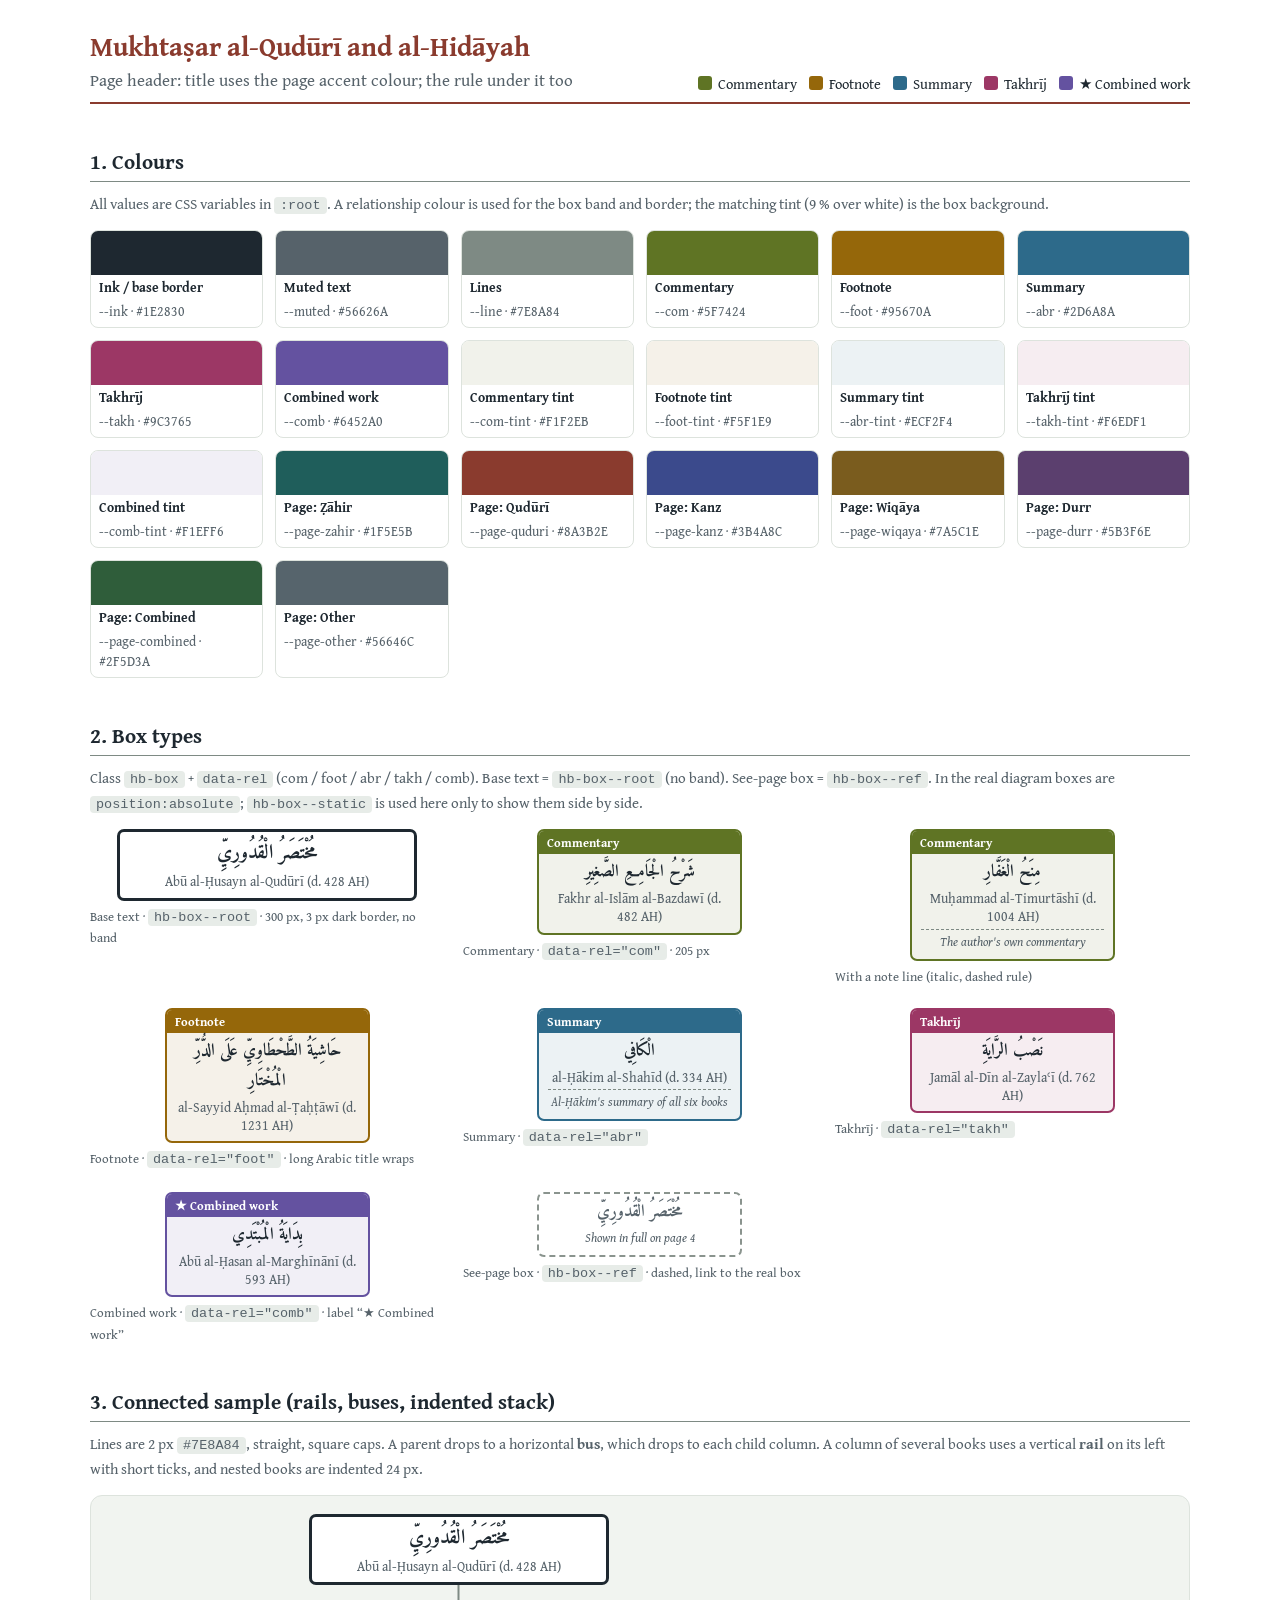
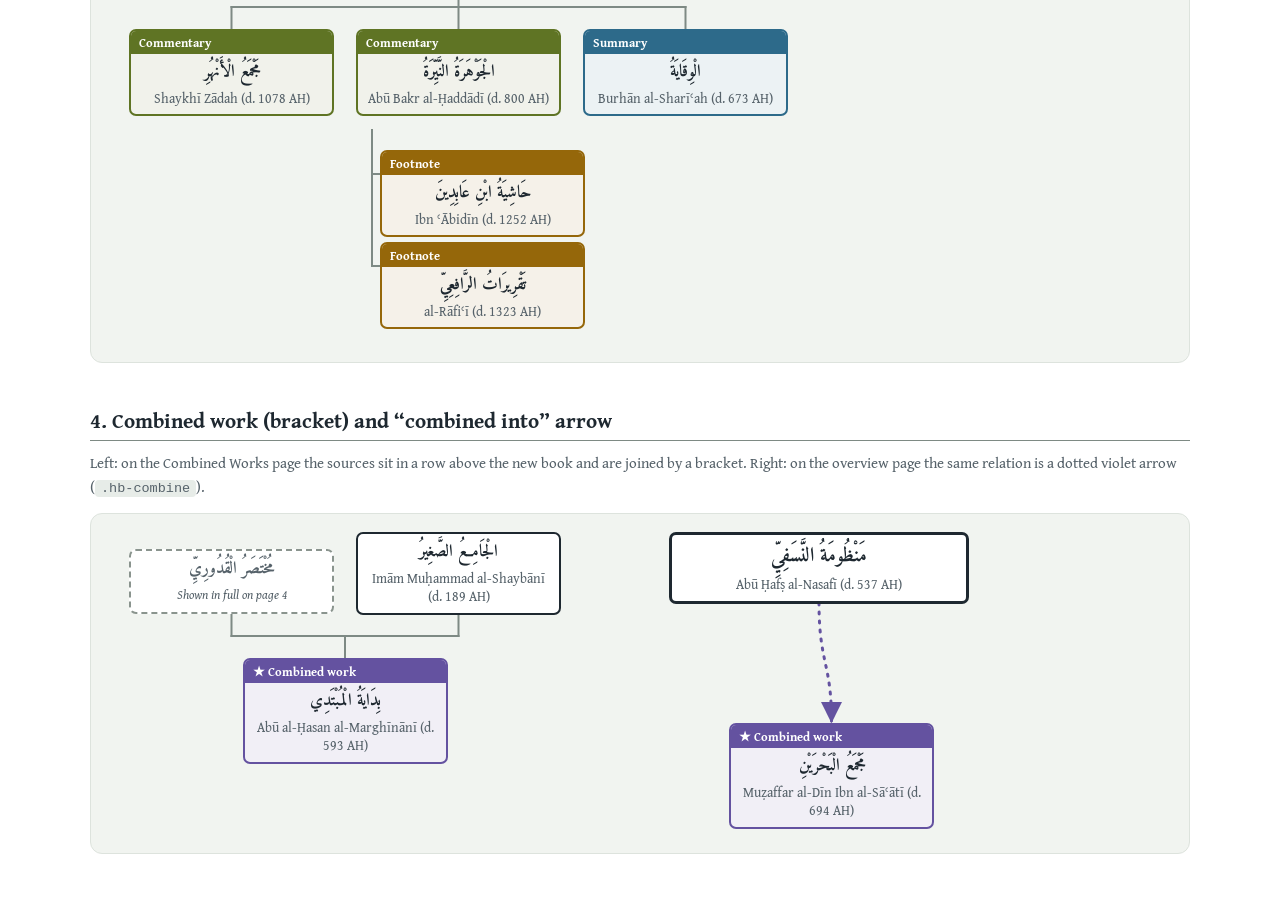
<file: design/hanafi-design-template.html>
<!DOCTYPE html>
<html lang="en"><head><meta charset="utf-8"><meta name="viewport" content="width=device-width,initial-scale=1">
<title>Hanafi Fiqh Books: design template</title>
<link rel="preconnect" href="https://fonts.googleapis.com">
<link href="https://fonts.googleapis.com/css2?family=Amiri:wght@400;700&family=Gentium+Book+Plus:ital,wght@0,400;0,700;1,400&display=swap" rel="stylesheet">
<style>
/* =====================================================================
   Hanafi Fiqh Books: diagram design template (CSS)
   Fonts: add to <head>
   <link rel="preconnect" href="https://fonts.googleapis.com">
   <link href="https://fonts.googleapis.com/css2?family=Amiri:wght@400;700&family=Gentium+Book+Plus:ital,wght@0,400;0,700;1,400&display=swap" rel="stylesheet">
   Layout constants used by the diagram (px, before any zoom):
     box width 205 | base-text width 300 | indent 24 | column gap 22
     level gap 44 | stack gap 9 | tree gap 110 | row gap 120
   ===================================================================== */
:root{
  /* ink + lines */
  --ink:#1E2830; --muted:#56626A; --line:#7E8A84; --soft:#E7ECE8; --rule:#B9C2BC; --dashed:#8A948E;
  /* relationship colours (band + border) */
  --com:#5F7424;   /* Commentary  */
  --foot:#95670A;  /* Footnote    */
  --abr:#2D6A8A;   /* Summary     */
  --takh:#9C3765;  /* Takhrij     */
  --comb:#6452A0;  /* Combined work */
  --root:#1E2830;  /* base text   */
  /* tints = 9% of the colour over white (box background) */
  --com-tint:#F1F2EB; --foot-tint:#F5F1E9; --abr-tint:#ECF2F4; --takh-tint:#F6EDF1; --comb-tint:#F1EFF6;
  /* page accents (title, header rule, contents dot) */
  --page-zahir:#1F5E5B; --page-quduri:#8A3B2E; --page-kanz:#3B4A8C; --page-wiqaya:#7A5C1E;
  --page-durr:#5B3F6E; --page-combined:#2F5D3A; --page-other:#56646C; --page-all:#1E2830;
  /* sizes + fonts */
  --box-w:205px; --root-w:300px;
  --font-ar:"Amiri",serif;
  --font-en:"Gentium Book Plus","Gentium Book",Georgia,serif;
}

/* ---------- the stage: boxes are absolutely positioned, one SVG draws the lines ---------- */
.hb-stage{position:relative;transform-origin:0 0;font-family:var(--font-en);color:var(--ink)}
.hb-stage svg{position:absolute;left:0;top:0;overflow:visible}

/* ---------- box ---------- */
.hb-box{position:absolute;box-sizing:border-box;width:var(--w,var(--box-w));
  border:2px solid var(--c,var(--root));border-radius:7px;background:var(--tint,#fff);
  overflow:hidden;direction:ltr;text-align:center;font-family:var(--font-en);color:var(--ink)}
.hb-box--static{position:relative}                 /* use outside the diagram (legends, galleries) */
.hb-rel{display:block;background:var(--c);color:#fff;font-size:12.5px;font-weight:700;padding:2px 8px;text-align:left}
.hb-in{display:block;padding:4px 9px 7px}
.hb-t{display:block;font-family:var(--font-ar);font-weight:700;font-size:17px;line-height:1.75;direction:rtl}
.hb-a{display:block;font-size:13.5px;color:var(--muted);line-height:1.35;margin-top:1px}      /* author (d. 861 AH) */
.hb-note{display:block;font-size:12.5px;font-style:italic;color:var(--muted);margin-top:3px;
  border-top:1px dashed var(--line);padding-top:2px;line-height:1.6}

/* relationship = data-rel on .hb-box  (sets colour + tint) */
.hb-box[data-rel="com"] {--c:var(--com); --tint:var(--com-tint)}
.hb-box[data-rel="foot"]{--c:var(--foot);--tint:var(--foot-tint)}
.hb-box[data-rel="abr"] {--c:var(--abr); --tint:var(--abr-tint)}
.hb-box[data-rel="takh"]{--c:var(--takh);--tint:var(--takh-tint)}
.hb-box[data-rel="comb"]{--c:var(--comb);--tint:var(--comb-tint)}

/* base text: no band, thick dark border, wider */
.hb-box--root{--w:var(--root-w);border-width:3px;background:#fff}
.hb-box--root .hb-t{font-size:20px}

/* "shown in full on page N" box */
.hb-box--ref{border:2px dashed var(--dashed);background:#fff}
.hb-box--ref .hb-t{color:var(--muted)}
.hb-box--ref .hb-note{border-top:0;margin-top:0;padding-top:0}

/* ---------- lines (SVG) ---------- */
.hb-line{stroke:var(--line);stroke-width:2;stroke-linecap:square;fill:none}              /* rails + buses */
.hb-sep{stroke:var(--rule);stroke-width:2;stroke-dasharray:10 8;fill:none}               /* row separator */
.hb-combine{stroke:var(--comb);stroke-width:3;stroke-dasharray:2 7;stroke-linecap:round;fill:none;marker-end:url(#hb-arrow)}
/* put once inside every <svg>:
   <defs><marker id="hb-arrow" viewBox="0 0 10 10" refX="9" refY="5" markerWidth="7" markerHeight="7" orient="auto">
     <path d="M0,0 L10,5 L0,10 z" fill="#6452A0"/></marker></defs> */

/* ---------- page header + legend ---------- */
.hb-page{--page:var(--ink)}
.hb-page[data-page="zahir"]{--page:var(--page-zahir)}   .hb-page[data-page="quduri"]{--page:var(--page-quduri)}
.hb-page[data-page="kanz"]{--page:var(--page-kanz)}     .hb-page[data-page="wiqaya"]{--page:var(--page-wiqaya)}
.hb-page[data-page="durr"]{--page:var(--page-durr)}     .hb-page[data-page="combined"]{--page:var(--page-combined)}
.hb-page[data-page="other"]{--page:var(--page-other)}   .hb-page[data-page="all"]{--page:var(--page-all)}
.hb-head{display:flex;justify-content:space-between;align-items:flex-end;gap:30px;
  border-bottom:2px solid var(--page);padding-bottom:8px;margin-bottom:10px;font-family:var(--font-en)}
.hb-head h2{font-size:27px;margin:0;line-height:1.35;font-weight:700;color:var(--page)}
.hb-sub{font-size:17px;color:var(--muted);margin:2px 0 0;line-height:1.6}
.hb-legend{display:flex;flex-wrap:wrap;gap:12px;list-style:none;padding:0;margin:0;font-size:14.5px}
.hb-legend li{display:flex;align-items:center;gap:6px}
.hb-sw{width:14px;height:14px;border-radius:3px;display:inline-block;background:var(--c)}
.hb-legend [data-rel="com"]{--c:var(--com)}  .hb-legend [data-rel="foot"]{--c:var(--foot)}
.hb-legend [data-rel="abr"]{--c:var(--abr)}  .hb-legend [data-rel="takh"]{--c:var(--takh)}
.hb-legend [data-rel="comb"]{--c:var(--comb)}

/* ---- demo page only (not part of the template) ---- */
body{margin:0;background:#fff;font-family:var(--font-en);color:var(--ink)}
.wrap{max-width:1100px;margin:0 auto;padding:28px 24px 60px}
.demo h3{font-size:21px;margin:42px 0 10px;border-bottom:1.5px solid var(--line);padding-bottom:4px}
.demo p.tip{font-size:15px;color:var(--muted);margin:0 0 14px;line-height:1.6}
.demo code{background:var(--soft);border-radius:4px;padding:1px 6px;font-size:13.5px}
.swatches{display:grid;grid-template-columns:repeat(auto-fill,minmax(150px,1fr));gap:12px}
.swatch{border:1px solid #DDE3DD;border-radius:8px;overflow:hidden;font-size:13.5px}
.swatch i{display:block;height:44px}
.swatch b,.swatch span{display:block;padding:2px 8px}.swatch span{color:var(--muted);padding-bottom:6px}
.gallery{display:grid;grid-template-columns:repeat(auto-fill,minmax(320px,1fr));gap:22px 18px;align-items:start}
.gallery figure{margin:0}.gallery figcaption{font-size:13px;color:var(--muted);margin-top:6px;line-height:1.5}
.gallery .hb-box{margin:0 auto}
.stagebox{overflow-x:auto;border:1px solid #DDE3DD;border-radius:12px;background:#F1F4F0;padding:18px}
</style></head>
<body><div class="wrap demo">

<div class="hb-page" data-page="quduri">
  <div class="hb-head">
    <div><h2>Mukhtaṣar al-Qudūrī and al-Hidāyah</h2><p class="hb-sub">Page header: title uses the page accent colour; the rule under it too</p></div>
    <ul class="hb-legend">
      <li data-rel="com"><span class="hb-sw"></span>Commentary</li><li data-rel="foot"><span class="hb-sw"></span>Footnote</li>
      <li data-rel="abr"><span class="hb-sw"></span>Summary</li><li data-rel="takh"><span class="hb-sw"></span>Takhrīj</li>
      <li data-rel="comb"><span class="hb-sw"></span>★ Combined work</li>
    </ul>
  </div>
</div>

<h3>1. Colours</h3>
<p class="tip">All values are CSS variables in <code>:root</code>. A relationship colour is used for the box band and border; the matching tint (9 % over white) is the box background.</p>
<div class="swatches" id="sw"></div>

<h3>2. Box types</h3>
<p class="tip">Class <code>hb-box</code> + <code>data-rel</code> (com / foot / abr / takh / comb). Base text = <code>hb-box--root</code> (no band). See-page box = <code>hb-box--ref</code>. In the real diagram boxes are <code>position:absolute</code>; <code>hb-box--static</code> is used here only to show them side by side.</p>
<div class="gallery" id="gal"></div>

<h3>3. Connected sample (rails, buses, indented stack)</h3>
<p class="tip">Lines are 2 px <code>#7E8A84</code>, straight, square caps. A parent drops to a horizontal <b>bus</b>, which drops to each child column. A column of several books uses a vertical <b>rail</b> on its left with short ticks, and nested books are indented 24 px.</p>
<div class="stagebox"><div class="hb-stage" id="st1"></div></div>

<h3>4. Combined work (bracket) and “combined into” arrow</h3>
<p class="tip">Left: on the Combined Works page the sources sit in a row above the new book and are joined by a bracket. Right: on the overview page the same relation is a dotted violet arrow (<code>.hb-combine</code>).</p>
<div class="stagebox"><div class="hb-stage" id="st2"></div></div>

</div>
<script>
const NS="http://www.w3.org/2000/svg";
const REL={com:"Commentary",foot:"Footnote",abr:"Summary",takh:"Takhrīj",comb:"★ Combined work"};
/* ---- 1. swatches ---- */
const SW=[["--ink","Ink / base border","#1E2830"],["--muted","Muted text","#56626A"],["--line","Lines","#7E8A84"],["--com","Commentary","#5F7424"],["--foot","Footnote","#95670A"],["--abr","Summary","#2D6A8A"],["--takh","Takhrīj","#9C3765"],["--comb","Combined work","#6452A0"],["--com-tint","Commentary tint","#F1F2EB"],["--foot-tint","Footnote tint","#F5F1E9"],["--abr-tint","Summary tint","#ECF2F4"],["--takh-tint","Takhrīj tint","#F6EDF1"],["--comb-tint","Combined tint","#F1EFF6"],["--page-zahir","Page: Ẓāhir","#1F5E5B"],["--page-quduri","Page: Qudūrī","#8A3B2E"],["--page-kanz","Page: Kanz","#3B4A8C"],["--page-wiqaya","Page: Wiqāya","#7A5C1E"],["--page-durr","Page: Durr","#5B3F6E"],["--page-combined","Page: Combined","#2F5D3A"],["--page-other","Page: Other","#56646C"]];
document.getElementById("sw").innerHTML=SW.map(([v,n,h])=>`<div class="swatch"><i style="background:${h}"></i><b>${n}</b><span>${v} · ${h}</span></div>`).join("");
/* ---- helper: build a box ---- */
function box(o){const b=document.createElement("div");b.className="hb-box"+(o.root?" hb-box--root":"")+(o.ref?" hb-box--ref":"")+(o.stat?" hb-box--static":"");
  if(o.rel)b.dataset.rel=o.rel;
  b.innerHTML=(o.rel?`<span class="hb-rel">${REL[o.rel]}</span>`:"")+`<span class="hb-in"><span class="hb-t">${o.t}</span>`+(o.a?`<span class="hb-a">${o.a}</span>`:"")+(o.note?`<span class="hb-note">${o.note}</span>`:"")+`</span>`;
  if(o.x!=null){b.style.left=o.x+"px";b.style.top=o.y+"px"}return b}
/* ---- 2. gallery ---- */
const G=[
 {root:1,t:"مُخْتَصَرُ الْقُدُورِيِّ",a:"Abū al-Ḥusayn al-Qudūrī (d. 428 AH)",cap:"Base text · <code>hb-box--root</code> · 300 px, 3 px dark border, no band"},
 {rel:"com",t:"شَرْحُ الْجَامِعِ الصَّغِيرِ",a:"Fakhr al-Islām al-Bazdawī (d. 482 AH)",cap:"Commentary · <code>data-rel=\"com\"</code> · 205 px"},
 {rel:"com",t:"مِنَحُ الْغَفَّارِ",a:"Muḥammad al-Timurtāshī (d. 1004 AH)",note:"The author's own commentary",cap:"With a note line (italic, dashed rule)"},
 {rel:"foot",t:"حَاشِيَةُ الطَّحْطَاوِيِّ عَلَى الدُّرِّ الْمُخْتَارِ",a:"al-Sayyid Aḥmad al-Ṭaḥṭāwī (d. 1231 AH)",cap:"Footnote · <code>data-rel=\"foot\"</code> · long Arabic title wraps"},
 {rel:"abr",t:"الْكَافِي",a:"al-Ḥākim al-Shahīd (d. 334 AH)",note:"Al-Ḥākim's summary of all six books",cap:"Summary · <code>data-rel=\"abr\"</code>"},
 {rel:"takh",t:"نَصْبُ الرَّايَةِ",a:"Jamāl al-Dīn al-Zaylaʿī (d. 762 AH)",cap:"Takhrīj · <code>data-rel=\"takh\"</code>"},
 {rel:"comb",t:"بِدَايَةُ الْمُبْتَدِي",a:"Abū al-Ḥasan al-Marghīnānī (d. 593 AH)",cap:"Combined work · <code>data-rel=\"comb\"</code> · label “★ Combined work”"},
 {ref:1,t:"مُخْتَصَرُ الْقُدُورِيِّ",note:"Shown in full on page 4",cap:"See-page box · <code>hb-box--ref</code> · dashed, link to the real box"}
];
document.getElementById("gal").innerHTML="";
G.forEach(o=>{const f=document.createElement("figure");f.appendChild(box({...o,stat:1}));const c=document.createElement("figcaption");c.innerHTML=o.cap;f.appendChild(c);document.getElementById("gal").appendChild(f)});
/* ---- svg helpers ---- */
function svgFor(stage,w,h){const s=document.createElementNS(NS,"svg");s.setAttribute("width",w);s.setAttribute("height",h);
  s.innerHTML='<defs><marker id="hb-arrow" viewBox="0 0 10 10" refX="9" refY="5" markerWidth="7" markerHeight="7" orient="auto"><path d="M0,0 L10,5 L0,10 z" fill="#6452A0"/></marker></defs>';stage.prepend(s);return s}
function ln(s,a,b,c,d){const l=document.createElementNS(NS,"line");l.setAttribute("x1",a);l.setAttribute("y1",b);l.setAttribute("x2",c);l.setAttribute("y2",d);l.setAttribute("class","hb-line");s.appendChild(l)}
function pth(s,d,cls){const p=document.createElementNS(NS,"path");p.setAttribute("d",d);p.setAttribute("class",cls);s.appendChild(p)}
/* ---- 3. connected sample ---- */
(function(){const st=document.getElementById("st1");const W=205,RW=300,IND=24,HG=22,VG=44,SG=9;
  const mk=(o)=>{const b=box(o);st.appendChild(b);return b};
  const root=mk({root:1,t:"مُخْتَصَرُ الْقُدُورِيِّ",a:"Abū al-Ḥusayn al-Qudūrī (d. 428 AH)"});
  const c1=mk({rel:"com",t:"مَجْمَعُ الْأَنْهُرِ",a:"Shaykhī Zādah (d. 1078 AH)"});
  const c2=mk({rel:"com",t:"الْجَوْهَرَةُ النَّيِّرَةُ",a:"Abū Bakr al-Ḥaddādī (d. 800 AH)"});
  const c3=mk({rel:"abr",t:"الْوِقَايَةُ",a:"Burhān al-Sharīʿah (d. 673 AH)"});
  const s1=mk({rel:"foot",t:"حَاشِيَةُ ابْنِ عَابِدِينَ",a:"Ibn ʿĀbidīn (d. 1252 AH)"});
  const s2=mk({rel:"foot",t:"تَقْرِيرَاتُ الرَّافِعِيِّ",a:"al-Rāfiʿī (d. 1323 AH)"});
  const hh=b=>b.offsetHeight;
  const colsW=W+HG+W+HG+(IND+W);const TW=Math.max(colsW,RW)+40;const x0=20;
  c1.style.left=x0+"px";c2.style.left=(x0+W+HG)+"px";c3.style.left=(x0+2*(W+HG))+"px";
  const mid=(x0+(x0+2*(W+HG)+W))/2;root.style.left=(mid-RW/2)+"px";root.style.top="0px";
  const cy=hh(root)+VG;[c1,c2,c3].forEach(c=>c.style.top=cy+"px");
  // indented stack under c2 (rail on the left, 24px indent)
  const rx=x0+W+HG+16;let yy=cy+hh(c2)+20;
  [s1,s2].forEach(s=>{s.style.left=(x0+W+HG+IND)+"px";s.style.top=yy+"px";yy+=hh(s)+SG});
  const H=yy+10;const svg=svgFor(st,TW,H);st.style.width=TW+"px";st.style.height=H+"px";
  const bus=cy-VG/2,rb=hh(root),px=mid;
  ln(svg,px,rb,px,bus);const cx=[x0+W/2,x0+W+HG+W/2,x0+2*(W+HG)+W/2];ln(svg,cx[0],bus,cx[2],bus);cx.forEach(x=>ln(svg,x,bus,x,cy));
  // rail under c2
  const top=cy+hh(c2);let last=0;[s1,s2].forEach(s=>{const my=parseFloat(s.style.top)+Math.min(hh(s)/2,24);ln(svg,rx,my,x0+W+HG+IND,my);last=my});ln(svg,rx,top,rx,last);
})();
/* ---- 4. combined ---- */
(function(){const st=document.getElementById("st2");const W=205,VG=44,HG=22;
  const mk=o=>{const b=box(o);st.appendChild(b);return b};
  // left: bracket
  const a=mk({ref:1,t:"مُخْتَصَرُ الْقُدُورِيِّ",note:"Shown in full on page 4"});
  const b=mk({rel:null,t:"الْجَامِعُ الصَّغِيرُ",a:"Imām Muḥammad al-Shaybānī (d. 189 AH)",ref:0});b.className="hb-box";b.style.setProperty("--c","var(--root)");
  const m=mk({rel:"comb",t:"بِدَايَةُ الْمُبْتَدِي",a:"Abū al-Ḥasan al-Marghīnānī (d. 593 AH)"});
  // right: dotted arrow
  const s1=mk({root:1,t:"مَنْظُومَةُ النَّسَفِيِّ",a:"Abū Ḥafṣ al-Nasafī (d. 537 AH)"});
  const m2=mk({rel:"comb",t:"مَجْمَعُ الْبَحْرَيْنِ",a:"Muẓaffar al-Dīn Ibn al-Sāʿātī (d. 694 AH)"});
  const x0=20,H1=Math.max(a.offsetHeight,b.offsetHeight);
  a.style.left=x0+"px";a.style.top=(H1-a.offsetHeight)+"px";b.style.left=(x0+W+HG)+"px";b.style.top=(H1-b.offsetHeight)+"px";
  const mx=x0+(W*2+HG)/2-W/2;m.style.left=mx+"px";m.style.top=(H1+VG)+"px";
  const rx0=560;s1.style.left=rx0+"px";s1.style.top="0px";
  m2.style.left=(rx0+60)+"px";m2.style.top=(s1.offsetHeight+120)+"px";
  const H=Math.max(H1+VG+m.offsetHeight,s1.offsetHeight+120+m2.offsetHeight)+10;const TW=900;
  const svg=svgFor(st,TW,H);st.style.width=TW+"px";st.style.height=H+"px";
  const busY=H1+VG/2;const ca=x0+W/2,cb=x0+W+HG+W/2,pxm=mx+W/2;
  ln(svg,ca,H1,ca,busY);ln(svg,cb,H1,cb,busY);ln(svg,ca,busY,cb,busY);ln(svg,pxm,busY,pxm,H1+VG);
  const sx=rx0+150,sy=s1.offsetHeight,tx=rx0+60+W/2,ty=s1.offsetHeight+120;
  pth(svg,`M${sx},${sy} C${sx},${sy+60} ${tx},${ty-60} ${tx},${ty-2}`,"hb-combine");
})();
</script></body></html>
</file>
